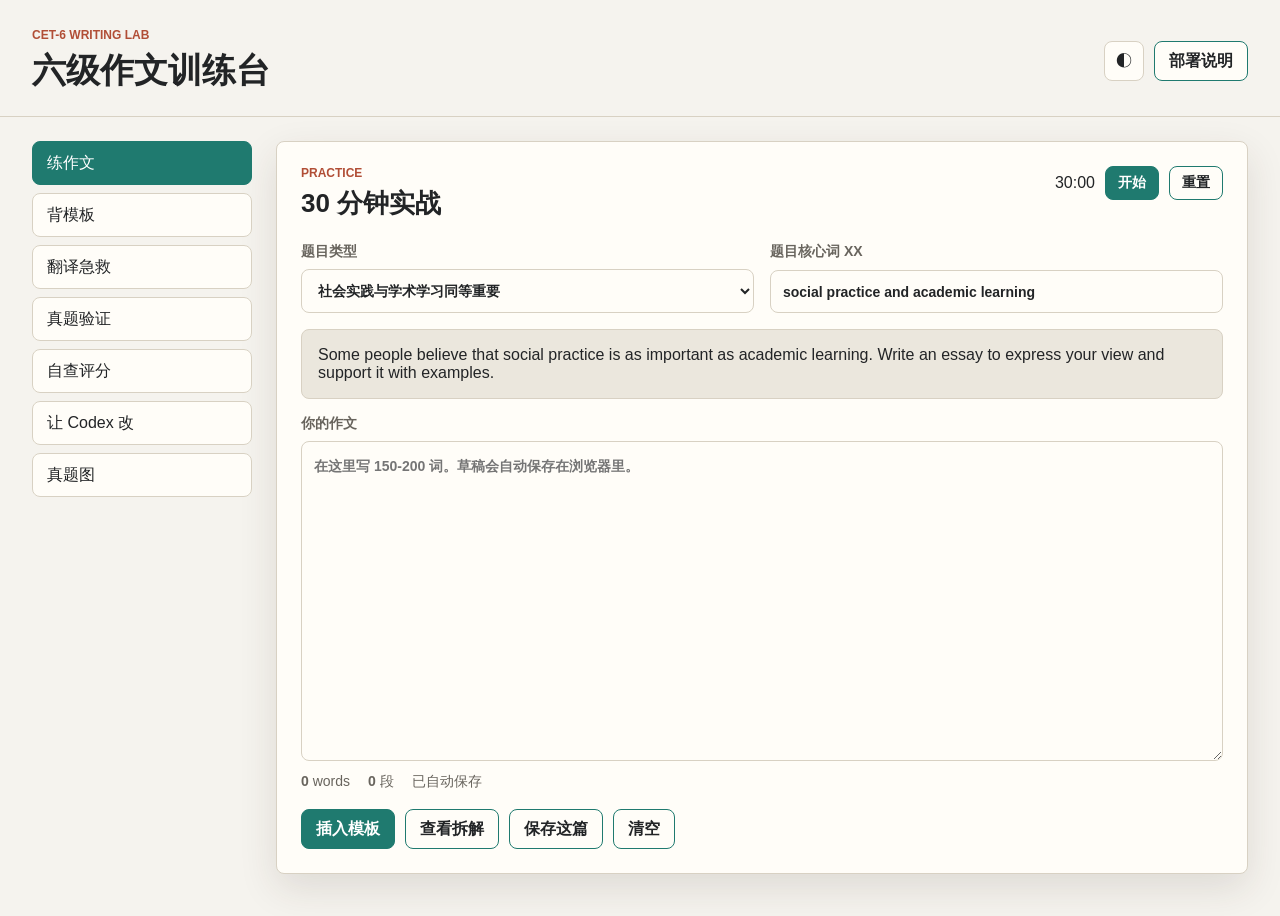
<file: index.html>
<!doctype html>
<html lang="zh-CN">
  <head>
    <meta charset="utf-8" />
    <meta name="viewport" content="width=device-width, initial-scale=1" />
    <title>六级作文训练台</title>
    <link rel="stylesheet" href="./styles.css" />
  </head>
  <body>
    <header class="topbar">
      <div>
        <p class="eyebrow">CET-6 Writing Lab</p>
        <h1>六级作文训练台</h1>
      </div>
      <div class="top-actions">
        <button class="icon-button" id="themeToggle" type="button" title="切换明暗主题" aria-label="切换明暗主题">◐</button>
        <a class="button ghost" href="./README.md" target="_blank" rel="noreferrer">部署说明</a>
      </div>
    </header>

    <main class="layout">
      <aside class="sidebar" aria-label="功能导航">
        <button class="nav-item active" data-panel="practice">练作文</button>
        <button class="nav-item" data-panel="template">背模板</button>
        <button class="nav-item" data-panel="translation">翻译急救</button>
        <button class="nav-item" data-panel="verify">真题验证</button>
        <button class="nav-item" data-panel="review">自查评分</button>
        <button class="nav-item" data-panel="codex">让 Codex 改</button>
        <button class="nav-item" data-panel="sources">真题图</button>
      </aside>

      <section class="content">
        <section class="panel active" id="practice">
          <div class="section-head">
            <div>
              <p class="eyebrow">Practice</p>
              <h2>30 分钟实战</h2>
            </div>
            <div class="timer">
              <span id="timerText">30:00</span>
              <button class="button compact" id="timerStart" type="button">开始</button>
              <button class="button compact ghost" id="timerReset" type="button">重置</button>
            </div>
          </div>

          <div class="tool-grid">
            <label class="field">
              <span>题目类型</span>
              <select id="topicSelect"></select>
            </label>
            <label class="field">
              <span>题目核心词 XX</span>
              <input id="topicKeyword" type="text" placeholder="例如 digital literacy" />
            </label>
          </div>

          <div class="prompt-box" id="topicPrompt"></div>

          <label class="field essay-field">
            <span>你的作文</span>
            <textarea id="essayInput" spellcheck="false" placeholder="在这里写 150-200 词。草稿会自动保存在浏览器里。"></textarea>
          </label>

          <div class="stats">
            <span><strong id="wordCount">0</strong> words</span>
            <span><strong id="paragraphCount">0</strong> 段</span>
            <span id="saveState">已自动保存</span>
          </div>

          <div class="actions-row">
            <button class="button" id="insertTemplate" type="button">插入模板</button>
            <button class="button ghost" id="toggleBreakdown" type="button">查看拆解</button>
            <button class="button ghost" id="savePractice" type="button">保存这篇</button>
            <button class="button ghost" id="clearEssay" type="button">清空</button>
          </div>

          <div class="template-breakdown" id="templateBreakdown" aria-live="polite">
            <div class="breakdown-head">
              <h3>模板拆解</h3>
              <div class="legend">
                <span><i class="legend-core"></i>固定模板</span>
                <span><i class="legend-topic"></i>按题目替换</span>
                <span><i class="legend-tune"></i>可按题型微调</span>
              </div>
            </div>
            <div class="breakdown-body" id="breakdownBody"></div>
          </div>
        </section>

        <section class="panel" id="template">
          <div class="section-head">
            <div>
              <p class="eyebrow">Template</p>
              <h2>最后两天可背模板</h2>
            </div>
            <button class="button compact" data-copy="#mainTemplate" type="button">复制模板</button>
          </div>
          <article class="template-card" id="mainTemplate">
            <p>Recently, more and more people have begun to realize the importance of <mark>XX</mark>. In a world full of changes and challenges, <mark>XX</mark> is no longer a minor choice, but an essential ability/quality for personal growth and future development. Therefore, it is necessary for us to understand why <mark>XX</mark> matters so much.</p>
            <p>First, <mark>XX</mark> helps people deal with problems more effectively. For college students, it can improve learning efficiency, broaden their horizons and enable them to make wiser decisions. For example, students who attach importance to <mark>XX</mark> are more likely to stay focused, overcome difficulties and make steady progress in their study and life. Second, <mark>XX</mark> also plays a key role in long-term development. It not only builds confidence and independence, but also prepares people for future competition in society. Without <mark>XX</mark>, one may easily fall behind in a rapidly changing world.</p>
            <p>In conclusion, <mark>XX</mark> is closely related to individual development and social progress. It is high time that we paid more attention to it and took practical action to develop this valuable ability/quality. Only in this way can we better face future challenges and create a more promising future.</p>
          </article>

          <div class="translation-card">
            <h3>逐句中文意思</h3>
            <ol class="meaning-list">
              <li>最近，越来越多的人开始意识到 XX 的重要性。</li>
              <li>在一个充满变化和挑战的世界里，XX 不再是一个次要选择，而是个人成长和未来发展所必需的一种能力/品质。</li>
              <li>首先，XX 能帮助人们更有效地处理问题。</li>
              <li>对大学生来说，它能提高学习效率，拓宽视野，并帮助他们做出更明智的决定。</li>
              <li>例如，重视 XX 的学生更可能保持专注、克服困难，并在学习和生活中稳步进步。</li>
              <li>其次，XX 对长期发展也起着关键作用。</li>
              <li>它不仅能建立自信和独立性，也能帮助人们为未来的社会竞争做好准备。</li>
              <li>总之，XX 与个人发展和社会进步密切相关。</li>
              <li>我们是时候更加重视它，并采取实际行动去培养这种有价值的能力/品质了。</li>
              <li>只有这样，我们才能更好地面对未来挑战，创造更有希望的未来。</li>
            </ol>
          </div>

          <div class="split">
            <section>
              <h3>替换词包</h3>
              <div class="chips" id="keywordChips"></div>
            </section>
            <section>
              <h3>技术/风险题微调</h3>
              <div class="note">
                <p>When used properly, XX can bring great convenience to our study, work and daily life.</p>
                <p>However, if people depend on it too much or use it irresponsibly, it may waste their time, weaken their judgment and even cause unnecessary problems.</p>
                <p>Therefore, we should make full use of its advantages while avoiding its possible risks.</p>
              </div>
            </section>
          </div>
        </section>

        <section class="panel" id="translation">
          <div class="section-head">
            <div>
              <p class="eyebrow">Translation</p>
              <h2>翻译急救模板</h2>
            </div>
            <button class="button compact" data-copy="#translationTemplate" type="button">复制翻译模板</button>
          </div>

          <div class="translation-card">
            <h3>2023-2025 六级翻译真题方向</h3>
            <div class="verify-list">
              <div class="verify-item"><strong>2025.6</strong><span>天宫空间站、南水北调、粤港澳大湾区：航天科技、重大工程、区域发展。</span><span class="badge">重点</span></div>
              <div class="verify-item"><strong>2024.12</strong><span>航天/港口/工程建设类材料频繁出现：成就介绍、功能作用、经济贡献。</span><span class="badge">重点</span></div>
              <div class="verify-item"><strong>2024.6</strong><span>方言、汉语、成语：语言文化、历史作用、当代影响。</span><span class="badge">重点</span></div>
              <div class="verify-item"><strong>2023.12</strong><span>老龄化社会、养老模式、养老建设：社会民生、人口结构、公共服务。</span><span class="badge">重点</span></div>
              <div class="verify-item"><strong>2023.6</strong><span>城市高质量发展、文化产品出口、公共设施建设：经济发展、文化输出、城市建设。</span><span class="badge">重点</span></div>
            </div>
          </div>

          <div class="translation-card" id="translationTemplate">
            <h3>先背这 12 个六级翻译骨架</h3>
            <div class="sentence-grid">
              <div><strong>位于/坐落于</strong><p>XX is located in YY.</p><span>XX 位于 YY。</span></div>
              <div><strong>有...历史</strong><p>XX has a history of over 000 years.</p><span>XX 有 000 多年的历史。</span></div>
              <div><strong>被认为是</strong><p>XX is regarded as one of the most important YY in China.</p><span>XX 被认为是中国最重要的 YY 之一。</span></div>
              <div><strong>由...组成</strong><p>XX consists of A, B and C.</p><span>XX 由 A、B、C 组成。</span></div>
              <div><strong>覆盖/涉及</strong><p>XX covers a wide range of fields, including A and B.</p><span>XX 涉及很多领域，包括 A 和 B。</span></div>
              <div><strong>发挥重要作用</strong><p>XX plays an important role in YY.</p><span>XX 在 YY 中发挥重要作用。</span></div>
              <div><strong>促进发展</strong><p>XX has greatly promoted the development of YY.</p><span>XX 极大促进了 YY 的发展。</span></div>
              <div><strong>带来好处</strong><p>XX has brought great benefits to local people.</p><span>XX 给当地人民带来了巨大好处。</span></div>
              <div><strong>自...以来</strong><p>Since 0000, XX has made great progress.</p><span>自 0000 年以来，XX 取得了巨大进步。</span></div>
              <div><strong>不仅...而且...</strong><p>XX not only shows YY, but also reflects ZZ.</p><span>XX 不仅展示 YY，也反映 ZZ。</span></div>
              <div><strong>越来越...</strong><p>In recent years, XX has become increasingly important/popular.</p><span>近年来，XX 变得越来越重要/受欢迎。</span></div>
              <div><strong>为...作贡献</strong><p>XX has made great contributions to YY.</p><span>XX 为 YY 作出了巨大贡献。</span></div>
            </div>
          </div>

          <div class="translation-card">
            <h3>翻译考场步骤</h3>
            <ol class="meaning-list">
              <li>先找主语和谓语，句子太长就拆成两句。</li>
              <li>不会的文化词可以拼音加解释，比如 <strong>hutong, a traditional alley</strong>。</li>
              <li>年份、地点、历史、作用优先写清楚，不要为了高级句硬凑从句。</li>
              <li>每段至少保证主谓完整：不要只写名词短语。</li>
              <li>翻完后重点查单复数、时态、介词和拼写。</li>
            </ol>
          </div>

          <div class="translation-card">
            <h3>常见主题词</h3>
            <div class="chips">
              <span class="chip static">航天科技 aerospace technology</span>
              <span class="chip static">空间站 space station</span>
              <span class="chip static">重大工程 major project</span>
              <span class="chip static">水资源 water resources</span>
              <span class="chip static">区域发展 regional development</span>
              <span class="chip static">基础设施 infrastructure</span>
              <span class="chip static">科技创新 technological innovation</span>
              <span class="chip static">经济发展 economic development</span>
              <span class="chip static">语言文化 language and culture</span>
              <span class="chip static">方言 dialect</span>
              <span class="chip static">成语 idiom</span>
              <span class="chip static">老龄化社会 aging society</span>
              <span class="chip static">养老服务 elderly care services</span>
              <span class="chip static">公共设施 public facilities</span>
              <span class="chip static">文化产品 cultural products</span>
              <span class="chip static">可持续发展 sustainable development</span>
            </div>
          </div>

          <div class="translation-card">
            <h3>不会词时这样保命</h3>
            <ol class="meaning-list">
              <li>专有名词题目给英文就照抄；没给就用拼音 + 简单解释，比如 <strong>chengyu, a Chinese idiom</strong>。</li>
              <li>不会高级词就用简单上义词：工程 project，设施 facility，建设 construction，贡献 contribution。</li>
              <li>长中文句先拆：背景一句 + 主干一句 + 结果一句。少写大长从句。</li>
              <li>数据句优先保证数字和单位：kilometers, cubic meters, billion yuan, years。</li>
            </ol>
          </div>
        </section>

        <section class="panel" id="verify">
          <div class="section-head">
            <div>
              <p class="eyebrow">Verification</p>
              <h2>按真题反套验证</h2>
            </div>
          </div>
          <div class="verify-list" id="verifyList"></div>
        </section>

        <section class="panel" id="review">
          <div class="section-head">
            <div>
              <p class="eyebrow">Scoring</p>
              <h2>按六级评分标准自查</h2>
            </div>
            <button class="button compact" id="runCheck" type="button">检查当前作文</button>
          </div>
          <div class="score-grid" id="scoreGrid"></div>
          <div class="history">
            <h3>练习记录</h3>
            <div id="practiceHistory" class="history-list"></div>
          </div>
        </section>

        <section class="panel" id="codex">
          <div class="section-head">
            <div>
              <p class="eyebrow">Codex Loop</p>
              <h2>把问题打包给我</h2>
            </div>
            <button class="button compact" id="copyCodexRequest" type="button">复制请求</button>
          </div>
          <p class="muted">这个纯静态网站不会把 API key 放进前端，所以没有内置联网 AI。你在这里写诉求，点复制后发到当前对话，我就能直接改网站文件、更新模板或批改作文。</p>
          <label class="field">
            <span>你想让我怎么改/怎么批</span>
            <textarea id="codexNeed" class="small-textarea" placeholder="例如：帮我把这篇作文改到 11 分左右，保留我的简单句风格；或者把模板改得更适合 AI/社交媒体题。"></textarea>
          </label>
          <label class="field">
            <span>自动生成的请求</span>
            <textarea id="codexRequest" class="small-textarea readonly" readonly></textarea>
          </label>
        </section>

        <section class="panel" id="sources">
          <div class="section-head">
            <div>
              <p class="eyebrow">Sources</p>
              <h2>你整理的真题图</h2>
            </div>
          </div>
          <div class="gallery" id="sourceGallery"></div>
        </section>
      </section>
    </main>

    <div class="toast" id="toast" role="status" aria-live="polite"></div>
    <script src="./app.js"></script>
  </body>
</html>
</file>
<file: styles.css>
:root {
  color-scheme: light;
  --bg: #f5f3ee;
  --surface: #fffdf8;
  --surface-2: #ebe7dd;
  --text: #222426;
  --muted: #68645d;
  --line: #d8d1c3;
  --accent: #1f7a6f;
  --accent-2: #b14e36;
  --good: #26734d;
  --warn: #a96812;
  --bad: #a53c3c;
  --shadow: 0 14px 38px rgba(55, 44, 29, 0.12);
}

[data-theme="dark"] {
  color-scheme: dark;
  --bg: #181a1b;
  --surface: #232526;
  --surface-2: #303334;
  --text: #f1eee7;
  --muted: #b7b0a6;
  --line: #47413a;
  --accent: #6ec6b8;
  --accent-2: #e29b7f;
  --shadow: 0 14px 38px rgba(0, 0, 0, 0.24);
}

* {
  box-sizing: border-box;
}

body {
  margin: 0;
  min-height: 100vh;
  background: var(--bg);
  color: var(--text);
  font-family: "Microsoft YaHei", "PingFang SC", "Segoe UI", Arial, sans-serif;
}

button,
input,
select,
textarea {
  font: inherit;
}

.topbar {
  display: flex;
  align-items: center;
  justify-content: space-between;
  gap: 20px;
  padding: 28px 32px 22px;
  border-bottom: 1px solid var(--line);
}

.eyebrow {
  margin: 0 0 6px;
  color: var(--accent-2);
  font-size: 12px;
  font-weight: 700;
  letter-spacing: 0;
  text-transform: uppercase;
}

h1,
h2,
h3,
p {
  margin-top: 0;
}

h1 {
  margin-bottom: 0;
  font-size: 34px;
}

h2 {
  margin-bottom: 0;
  font-size: 26px;
}

h3 {
  margin-bottom: 12px;
  font-size: 18px;
}

.top-actions,
.actions-row,
.timer {
  display: flex;
  align-items: center;
  gap: 10px;
  flex-wrap: wrap;
}

.layout {
  display: grid;
  grid-template-columns: 220px minmax(0, 1fr);
  gap: 24px;
  padding: 24px 32px 42px;
}

.sidebar {
  position: sticky;
  top: 18px;
  align-self: start;
  display: grid;
  gap: 8px;
}

.nav-item,
.button,
.icon-button {
  border: 1px solid var(--line);
  background: var(--surface);
  color: var(--text);
  border-radius: 8px;
  cursor: pointer;
  transition: transform 0.16s ease, background 0.16s ease, border-color 0.16s ease;
}

.nav-item {
  min-height: 44px;
  padding: 0 14px;
  text-align: left;
}

.nav-item:hover,
.button:hover,
.icon-button:hover {
  transform: translateY(-1px);
  border-color: var(--accent);
}

.nav-item.active,
.button {
  background: var(--accent);
  color: #fff;
  border-color: var(--accent);
}

.button {
  min-height: 40px;
  padding: 0 14px;
  font-weight: 700;
  text-decoration: none;
  display: inline-flex;
  align-items: center;
}

.button.ghost,
.nav-item.active:hover {
  background: var(--surface);
  color: var(--text);
}

.button.compact {
  min-height: 34px;
  padding: 0 12px;
  font-size: 14px;
}

.icon-button {
  width: 40px;
  height: 40px;
}

.content {
  min-width: 0;
}

.panel {
  display: none;
  background: var(--surface);
  border: 1px solid var(--line);
  border-radius: 8px;
  box-shadow: var(--shadow);
  padding: 24px;
}

.panel.active {
  display: block;
}

.section-head {
  display: flex;
  align-items: flex-start;
  justify-content: space-between;
  gap: 18px;
  margin-bottom: 22px;
}

.tool-grid,
.split,
.score-grid {
  display: grid;
  grid-template-columns: repeat(2, minmax(0, 1fr));
  gap: 16px;
}

.field {
  display: grid;
  gap: 8px;
  color: var(--muted);
  font-size: 14px;
  font-weight: 700;
}

input,
select,
textarea {
  width: 100%;
  border: 1px solid var(--line);
  background: var(--surface);
  color: var(--text);
  border-radius: 8px;
  padding: 12px;
  outline: none;
}

input:focus,
select:focus,
textarea:focus {
  border-color: var(--accent);
}

.prompt-box,
.template-card,
.note,
.check-card,
.history-item {
  border: 1px solid var(--line);
  background: var(--surface-2);
  border-radius: 8px;
}

.prompt-box {
  margin: 16px 0;
  padding: 16px;
  color: var(--text);
}

.essay-field textarea {
  min-height: 320px;
  resize: vertical;
  line-height: 1.75;
}

.small-textarea {
  min-height: 130px;
  resize: vertical;
  line-height: 1.6;
}

.readonly {
  background: var(--surface-2);
}

.stats {
  display: flex;
  gap: 18px;
  flex-wrap: wrap;
  margin: 12px 0 18px;
  color: var(--muted);
  font-size: 14px;
}

.template-card {
  padding: 18px;
  margin-bottom: 20px;
  line-height: 1.8;
}

.template-breakdown {
  display: none;
  margin-top: 18px;
  border: 1px solid var(--line);
  background: var(--surface-2);
  border-radius: 8px;
  padding: 16px;
}

.template-breakdown.show {
  display: block;
}

.breakdown-head {
  display: flex;
  align-items: center;
  justify-content: space-between;
  gap: 14px;
  margin-bottom: 14px;
}

.breakdown-head h3 {
  margin: 0;
}

.legend {
  display: flex;
  flex-wrap: wrap;
  gap: 10px;
  color: var(--muted);
  font-size: 13px;
}

.legend span {
  display: inline-flex;
  align-items: center;
  gap: 5px;
}

.legend i {
  width: 12px;
  height: 12px;
  border-radius: 3px;
  display: inline-block;
}

.legend-core,
.part-core {
  background: rgba(31, 122, 111, 0.14);
}

.legend-topic,
.part-topic {
  background: rgba(177, 78, 54, 0.2);
}

.legend-tune,
.part-tune {
  background: rgba(169, 104, 18, 0.2);
}

.breakdown-body {
  display: grid;
  gap: 10px;
  line-height: 1.75;
}

.breakdown-part {
  border: 1px solid var(--line);
  border-radius: 8px;
  padding: 12px;
  background: var(--surface);
}

.breakdown-label {
  display: block;
  margin-bottom: 6px;
  color: var(--accent);
  font-size: 13px;
  font-weight: 700;
}

.part-topic,
.part-tune,
.part-core {
  border-radius: 4px;
  padding: 1px 4px;
}

mark {
  background: rgba(31, 122, 111, 0.16);
  color: var(--accent);
  padding: 1px 4px;
  border-radius: 4px;
}

.chips {
  display: flex;
  flex-wrap: wrap;
  gap: 8px;
}

.chip {
  border: 1px solid var(--line);
  border-radius: 999px;
  padding: 7px 10px;
  background: var(--surface);
  color: var(--text);
  cursor: pointer;
}

.note {
  padding: 16px;
  line-height: 1.7;
}

.translation-card {
  border: 1px solid var(--line);
  background: var(--surface-2);
  border-radius: 8px;
  padding: 18px;
  margin: 16px 0;
}

.meaning-list {
  margin: 0;
  padding-left: 22px;
  line-height: 1.8;
}

.meaning-list li + li {
  margin-top: 6px;
}

.sentence-grid {
  display: grid;
  grid-template-columns: repeat(2, minmax(0, 1fr));
  gap: 12px;
}

.sentence-grid div {
  border: 1px solid var(--line);
  background: var(--surface);
  border-radius: 8px;
  padding: 12px;
}

.sentence-grid p {
  margin: 8px 0 6px;
  color: var(--accent);
  font-weight: 700;
  line-height: 1.5;
}

.sentence-grid span {
  color: var(--muted);
  font-size: 14px;
}

.chip.static {
  cursor: default;
}

.verify-list {
  display: grid;
  gap: 12px;
}

.verify-item {
  display: grid;
  grid-template-columns: minmax(0, 1.2fr) minmax(0, 1fr) auto;
  gap: 14px;
  align-items: center;
  border: 1px solid var(--line);
  border-radius: 8px;
  padding: 14px;
}

.badge {
  justify-self: end;
  border-radius: 999px;
  padding: 6px 10px;
  background: rgba(38, 115, 77, 0.14);
  color: var(--good);
  font-weight: 700;
  white-space: nowrap;
}

.badge.warn {
  background: rgba(169, 104, 18, 0.16);
  color: var(--warn);
}

.check-card {
  padding: 16px;
}

.check-card strong {
  display: block;
  margin-bottom: 6px;
}

.check-card.good {
  border-color: rgba(38, 115, 77, 0.5);
}

.check-card.warn {
  border-color: rgba(169, 104, 18, 0.55);
}

.check-card.bad {
  border-color: rgba(165, 60, 60, 0.55);
}

.history {
  margin-top: 24px;
}

.history-list {
  display: grid;
  gap: 10px;
}

.history-item {
  padding: 12px;
}

.muted {
  color: var(--muted);
  line-height: 1.7;
}

.gallery {
  display: grid;
  grid-template-columns: repeat(auto-fill, minmax(190px, 1fr));
  gap: 14px;
}

.gallery a {
  display: block;
  border: 1px solid var(--line);
  border-radius: 8px;
  overflow: hidden;
  background: var(--surface-2);
}

.gallery img {
  width: 100%;
  aspect-ratio: 4 / 5;
  object-fit: cover;
  display: block;
}

.toast {
  position: fixed;
  left: 50%;
  bottom: 24px;
  transform: translateX(-50%) translateY(20px);
  opacity: 0;
  pointer-events: none;
  background: var(--text);
  color: var(--surface);
  padding: 10px 14px;
  border-radius: 8px;
  transition: opacity 0.2s ease, transform 0.2s ease;
}

.toast.show {
  opacity: 1;
  transform: translateX(-50%) translateY(0);
}

@media (max-width: 860px) {
  .topbar,
  .layout {
    padding-left: 16px;
    padding-right: 16px;
  }

  .layout {
    grid-template-columns: 1fr;
  }

  .sidebar {
    position: static;
    grid-template-columns: repeat(3, minmax(0, 1fr));
  }

  .nav-item {
    text-align: center;
    padding: 0 8px;
  }

  .tool-grid,
  .split,
  .sentence-grid,
  .score-grid,
  .verify-item {
    grid-template-columns: 1fr;
  }

  .badge {
    justify-self: start;
  }
}
</file>
